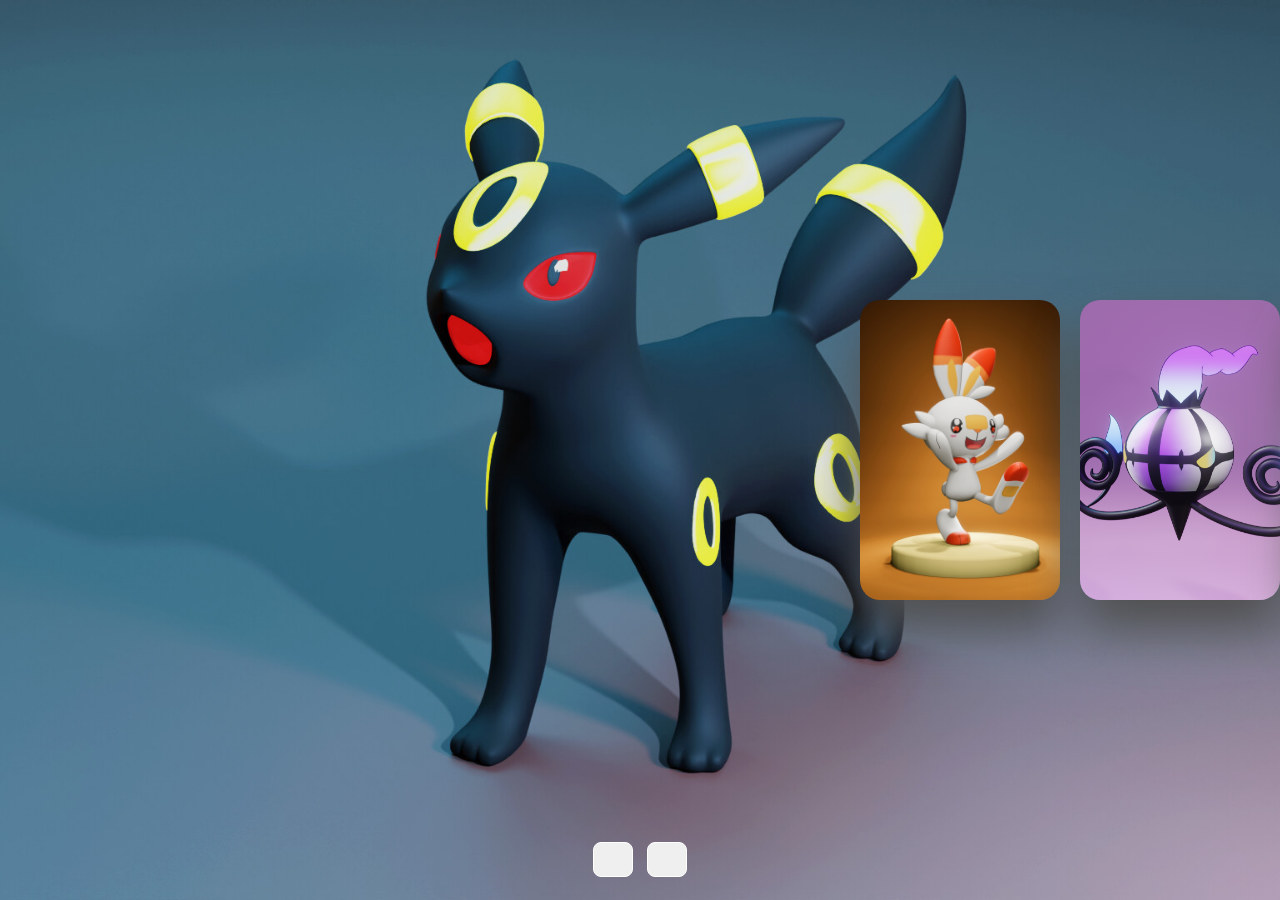
<file: models.html>
<head>
 <link rel="stylesheet" href="CSS/models.css">
</head>
<body>
<link rel="stylesheet" href="https://cdnjs.cloudflare.com/ajax/libs/font-awesome/6.4.0/css/all.min.css" integrity="sha512-iecdLmaskl7CVkqkXNQ/ZH/XLlvWZOJyj7Yy7tcenmpD1ypASozpmT/E0iPtmFIB46ZmdtAc9eNBvH0H/ZpiBw==" crossorigin="anonymous" referrerpolicy="no-referrer" />
    
<div class="container">
    <div class="slide">
        <div class="item" style="background-image: url(assets/pokemon_models/phantump.png);">
            <div class="content">
                <div class="name">Phantump</div>
                <div class="des">Polygonal modeling in Blender</div>
                <button>See More</button>
            </div>
        </div>
        <div class="item" style="background-image: url(assets/pokemon_models/umbreom.jpg);">
            <div class="content">
                <div class="name">Umbreom</div>
                <div class="des">Retopology practice pokemon model by Patrickart.hk</div>
                <button>See More</button>
            </div>
        </div>
        <div class="item" style="background-image: url(assets/pokemon_models/scorbunny.png);">
            <div class="content">
                <div class="name">Scorbunny</div>
                <div class="des">Polygonal modeling, 11,344 tryangles</div>
                <button>See More</button>
            </div>
        </div>
        <div class="item" style="background-image: url(assets/pokemon_models/chandelure.png);">
            <div class="content">
                <div class="name">Chandelure</div>
                <div class="des">Polygonal modeling in Blender</div>
                <button>See More</button>
            </div>
        </div>
        <div class="item" style="background-image: url(assets/pokemon_models/lapras.png);">
            <div class="content">
                <div class="name">Lapras</div>
                <div class="des">Retopology practice</div>
                <button>See More</button>
            </div>
        </div>
        <div class="item" style="background-image: url(assets/pokemon_models/magnemite.jpg);">
            <div class="content">
                <div class="name">Magnemite</div>
                <div class="des">Polygonalmodeling in Blender</div>
                <button>See More</button>
            </div>
        </div>
        <div class="item" style="background-image: url(assets/pokemon_models/rowlet.png);">
            <div class="content">
                <div class="name">Rowlet</div>
                <div class="des">Polygonal modeling in Blender</div>
                <button>See More</button>
            </div>
        </div>
        <div class="item" style="background-image: url(assets/pokemon_models/klink.png);">
            <div class="content">
                <div class="name">Klink Klang</div>
                <div class="des">Polygonal modeling in Blender</div>
                <button>See More</button>
            </div>
        </div>
        <div class="item" style="background-image: url(assets/pokemon_models/victreebel.png);">
            <div class="content">
                <div class="name">Victreebel</div>
                <div class="des">Polygonal modeling in Blender</div>
                <button>See More</button>
            </div>
        </div>
        <div class="item" style="background-image: url(assets/pokemon_models/bellsprout.png);">
            <div class="content">
                <div class="name">bellsprout</div>
                <div class="des">Polygonal modeling in Blender</div>
                <button>See More</button>
            </div>
        </div>
    </div>
    <script src="scripts/scripts.js"></script>
    <div class="navigation_bar">
        <nav class="nav_models">
            <a onclick="home()" class="logo">&#60Rikelmy R&#47&#62</a>
            <div class="mobile-menu">
                <div class="line1"></div>
                <div class="line2"></div>
                <div class="line3"></div>
            </div>
            <ul class="nav_links">
                <li><a href="https://linktr.ee/rikelmyso71" target="_blank">Contact</a></li>
            </ul>
        </nav>
    </div>
    <div class="button">
        <button class="prev"><i class="fa-solid fa-arrow-left"></i></button>
        <button class="next"><i class="fa-solid fa-arrow-right"></i></button>
    </div>
    
 <script src="scripts/slider.js"></script>
</div>
</body>
</file>
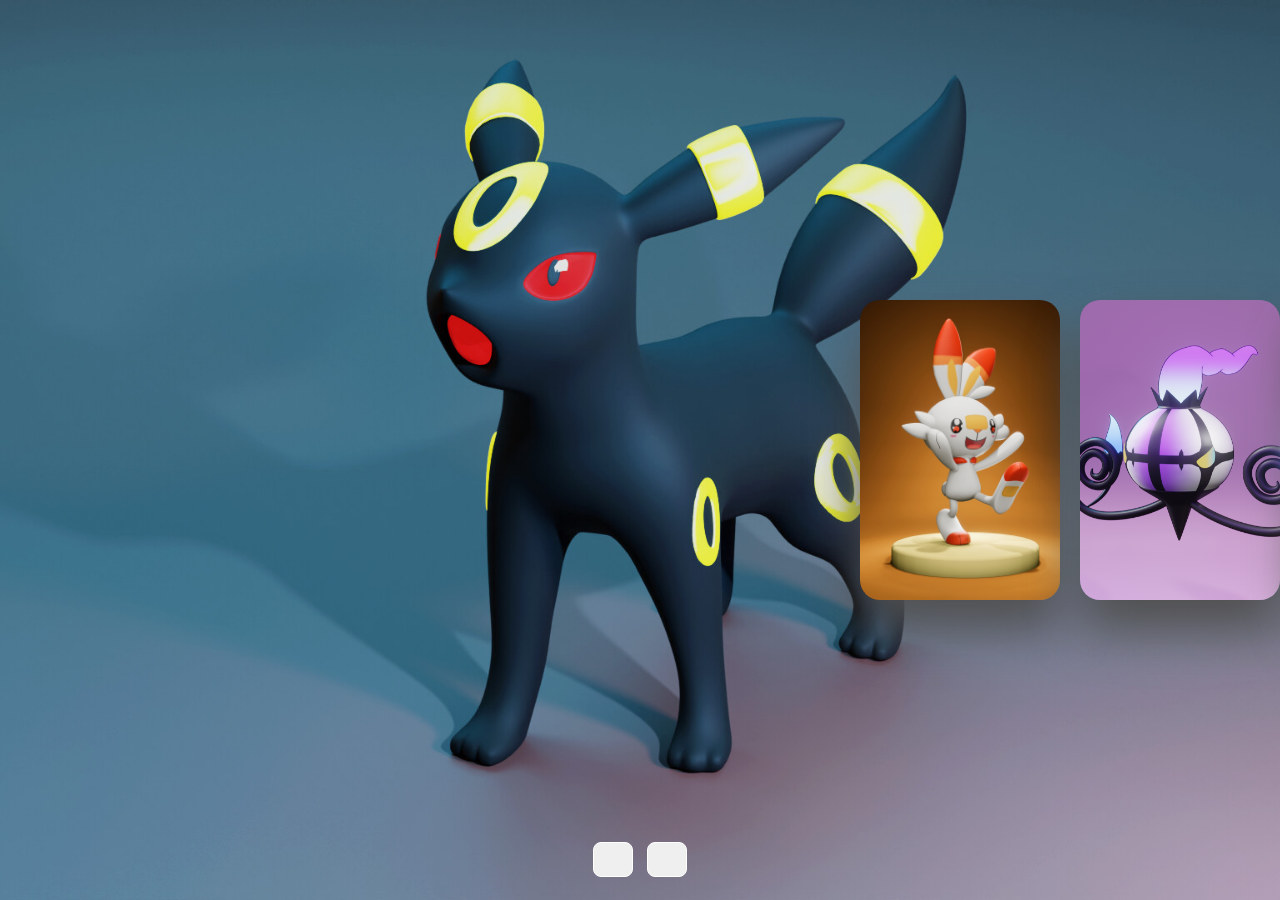
<file: pages/pokemon_models.html>
<head>
    <meta charset="UTF-8" name="viewport" content="width=device-width, initial-scale=1.0">
    <title>Models</title>
    <link rel="stylesheet" href="../CSS/models.css">
</head>

<body>
    <link rel="stylesheet" href="https://cdnjs.cloudflare.com/ajax/libs/font-awesome/6.4.0/css/all.min.css"
        integrity="sha512-iecdLmaskl7CVkqkXNQ/ZH/XLlvWZOJyj7Yy7tcenmpD1ypASozpmT/E0iPtmFIB46ZmdtAc9eNBvH0H/ZpiBw=="
        crossorigin="anonymous" referrerpolicy="no-referrer" />

    <div class="container">
        <div class="slide">
            <div class="item" style="background-image: url(../assets/pokemon_models/phantump.png);">
                <div class="content">
                    <div class="name">Phantump</div>
                    <div class="des">Polygonal modeling in Blender</div>
                    <button>See More</button>
                </div>
            </div>
            <div class="item" style="background-image: url(../assets/pokemon_models/umbreom.jpg);">
                <div class="content">
                    <div class="name">Umbreom</div>
                    <div class="des">Retopology practice pokemon model by Patrickart.hk</div>
                    <button>See More</button>
                </div>
            </div>
            <div class="item" style="background-image: url(../assets/pokemon_models/scorbunny.png);">
                <div class="content">
                    <div class="name">Scorbunny</div>
                    <div class="des">Polygonal modeling, 11,344 tryangles</div>
                    <button>See More</button>
                </div>
            </div>
            <div class="item" style="background-image: url(../assets/pokemon_models/chandelure.png);">
                <div class="content">
                    <div class="name">Chandelure</div>
                    <div class="des">Polygonal modeling in Blender</div>
                    <button>See More</button>
                </div>
            </div>
            <div class="item" style="background-image: url(../assets/pokemon_models/lapras.png);">
                <div class="content">
                    <div class="name">Lapras</div>
                    <div class="des">Retopology practice</div>
                    <button>See More</button>
                </div>
            </div>
            <div class="item" style="background-image: url(../assets/pokemon_models/magnemite.jpg);">
                <div class="content">
                    <div class="name">Magnemite</div>
                    <div class="des">Polygonalmodeling in Blender</div>
                    <button>See More</button>
                </div>
            </div>
            <div class="item" style="background-image: url(../assets/pokemon_models/rowlet.png);">
                <div class="content">
                    <div class="name">Rowlet</div>
                    <div class="des">Polygonal modeling in Blender</div>
                    <button>See More</button>
                </div>
            </div>
            <div class="item" style="background-image: url(../assets/pokemon_models/klink.png);">
                <div class="content">
                    <div class="name">Klink Klang</div>
                    <div class="des">Polygonal modeling in Blender</div>
                    <button>See More</button>
                </div>
            </div>
            <div class="item" style="background-image: url(../assets/pokemon_models/victreebel.png);">
                <div class="content">
                    <div class="name">Victreebel</div>
                    <div class="des">Polygonal modeling in Blender</div>
                    <button>See More</button>
                </div>
            </div>
            <div class="item" style="background-image: url(../assets/pokemon_models/bellsprout.png);">
                <div class="content">
                    <div class="name">bellsprout</div>
                    <div class="des">Polygonal modeling in Blender</div>
                    <button>See More</button>
                </div>
            </div>
        </div>
        <script src="../scripts/scripts.js"></script>
        <div class="navigation_bar">
            <nav class="nav_models">
                <a onclick="home()" class="logo">&#60Rikelmy R&#47&#62</a>
                <div class="mobile-menu">
                    <div class="line1"></div>
                    <div class="line2"></div>
                    <div class="line3"></div>
                </div>
                <ul class="nav_links">
                    <li><a href="https://linktr.ee/rikelmyso71" target="_blank">Contact</a></li>
                </ul>
            </nav>
        </div>
        <div class="button">
            <button class="prev"><i class="fa-solid fa-arrow-left"></i></button>
            <button class="next"><i class="fa-solid fa-arrow-right"></i></button>
        </div>

        <script src="../scripts/slider.js"></script>
    </div>
</body>

</html>
</file>
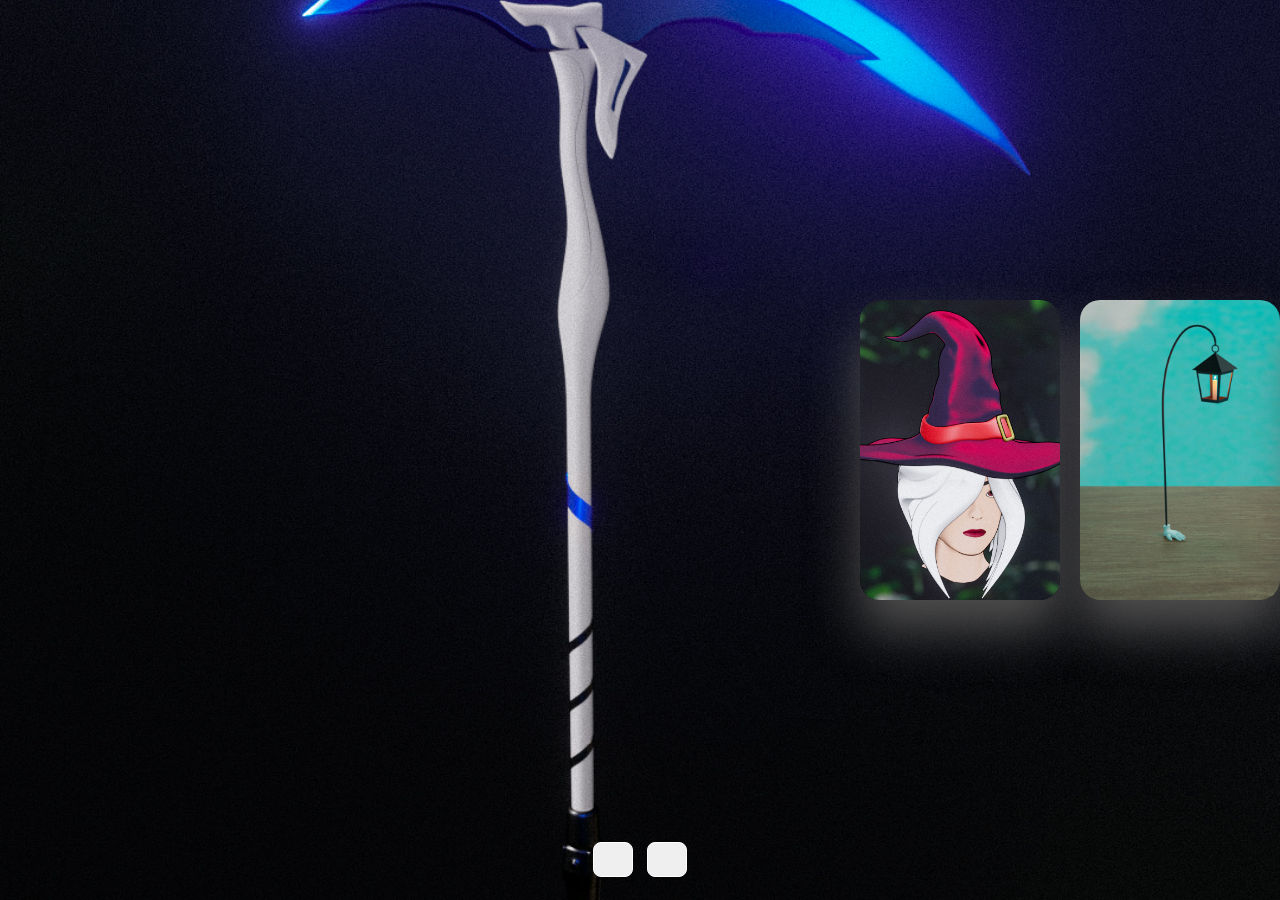
<file: pages/props_models.html>
<head>
    <meta charset="UTF-8" name="viewport" content="width=device-width, initial-scale=1.0">
    <title>Models</title>
    <link rel="stylesheet" href="../CSS/models.css">
</head>

<body>
    <link rel="stylesheet" href="https://cdnjs.cloudflare.com/ajax/libs/font-awesome/6.4.0/css/all.min.css"
        integrity="sha512-iecdLmaskl7CVkqkXNQ/ZH/XLlvWZOJyj7Yy7tcenmpD1ypASozpmT/E0iPtmFIB46ZmdtAc9eNBvH0H/ZpiBw=="
        crossorigin="anonymous" referrerpolicy="no-referrer" />

    <div class="container">
        <div class="slide">
            <div class="item" style="background-image: url(../assets/props_models/elf.png);">
                <div class="content">
                    <div class="name">Phantump</div>
                    <div class="des">Polygonal modeling in Blender</div>
                    <button>See More</button>
                </div>
            </div>
            <div class="item" style="background-image: url(../assets/props_models/foice.jpg);">
                <div class="content">
                    <div class="name">Umbreom</div>
                    <div class="des">Retopology practice pokemon model by Patrickart.hk</div>
                    <button>See More</button>
                </div>
            </div>
            <div class="item" style="background-image: url(../assets/props_models/head.jpg);">
                <div class="content">
                    <div class="name">Scorbunny</div>
                    <div class="des">Polygonal modeling, 11,344 tryangles</div>
                    <button>See More</button>
                </div>
            </div>
            <div class="item" style="background-image: url(../assets/props_models/lamp.jpg);">
                <div class="content">
                    <div class="name">Chandelure</div>
                    <div class="des">Polygonal modeling in Blender</div>
                    <button>See More</button>
                </div>
            </div>
            <div class="item" style="background-image: url(../assets/props_models/magic.jpg);">
                <div class="content">
                    <div class="name">Lapras</div>
                    <div class="des">Retopology practice</div>
                    <button>See More</button>
                </div>
            </div>
            <div class="item" style="background-image: url(../assets/props_models/sniper.png);">
                <div class="content">
                    <div class="name">Magnemite</div>
                    <div class="des">Polygonalmodeling in Blender</div>
                    <button>See More</button>
                </div>
            </div>
            <div class="item" style="background-image: url(../assets/props_models/walle.jpg);">
                <div class="content">
                    <div class="name">Rowlet</div>
                    <div class="des">Polygonal modeling in Blender</div>
                    <button>See More</button>
                </div>
            </div>
            <div class="item" style="background-image: url(../assets/grid/bb8.jpg);">
                <div class="content">
                    <div class="name">Klink Klang</div>
                    <div class="des">Polygonal modeling in Blender</div>
                    <button>See More</button>
                </div>
            </div>
            <div class="item" style="background-image: url(../assets/grid/room.jpg);">
                <div class="content">
                    <div class="name">Victreebel</div>
                    <div class="des">Polygonal modeling in Blender</div>
                    <button>See More</button>
                </div>
            </div>
            <div class="item" style="background-image: url(../assets/grid/weapon.jpg);">
                <div class="content">
                    <div class="name">bellsprout</div>
                    <div class="des">Polygonal modeling in Blender</div>
                    <button>See More</button>
                </div>
            </div>
        </div>
        <script src="../scripts/scripts.js"></script>
        <div class="navigation_bar">
            <nav class="nav_models">
                <a onclick="home()" class="logo">&#60Rikelmy R&#47&#62</a>
                <div class="mobile-menu">
                    <div class="line1"></div>
                    <div class="line2"></div>
                    <div class="line3"></div>
                </div>
                <ul class="nav_links">
                    <li><a href="https://linktr.ee/rikelmyso71" target="_blank">Contact</a></li>
                </ul>
            </nav>
        </div>
        <div class="button">
            <button class="prev"><i class="fa-solid fa-arrow-left"></i></button>
            <button class="next"><i class="fa-solid fa-arrow-right"></i></button>
        </div>

        <script src="../scripts/slider.js"></script>
    </div>
</body>

</html>
</file>
<file: CSS/models.css>
*{
    margin: 0;
    padding: 0;
    box-sizing: border-box;
}

body{
    background: #eaeaea;
    overflow: hidden;
}

.container{
    position: absolute;
    top: 50%;
    left: 50%;
    transform: translate(-50%, -50%);
    width: 100%;
    height: 100%;
}

.container .slide .item{
    width: 200px;
    height: 300px;
    position: absolute;
    top: 50%;
    transform: translate(110%, -50%);
    border-radius: 20px;
    box-shadow: 0 30px 50px #505050;
    background-position: 50% 50%;
    background-size: cover;
    display: inline-block;
    transition: 0.5s;
}

.slide .item:nth-child(1),
.slide .item:nth-child(2){
    top: 0;
    left: 0;
    transform: translate(0, 0);
    border-radius: 0;
    width: 100%;
    height: 100%;
}


.slide .item:nth-child(3){
    left: 50%;
}
.slide .item:nth-child(4){
    left: calc(50% + 220px);
}
.slide .item:nth-child(5){
    left: calc(50% + 440px);
}

/* here n = 0, 1, 2, 3,... */
.slide .item:nth-child(n + 6){
    left: calc(50% + 660px);
    opacity: 0;
}



.item .content{
    position: absolute;
    top: 50%;
    left: 100px;
    width: 300px;
    text-align: left;
    color: #eee;
    transform: translate(0, -50%);
    font-family: system-ui;
    display: none;
}


.slide .item:nth-child(2) .content{
    display: block;
}


.content .name{
    font-size: 40px;
    text-transform: uppercase;
    font-weight: bold;
    opacity: 0;
    animation: animate 1s ease-in-out 1 forwards;
}

.content .des{
    margin-top: 10px;
    margin-bottom: 20px;
    opacity: 0;
    animation: animate 1.5s ease-in-out 0.3s 1 forwards;
}

.content button{
    padding: 10px 20px;
    border: none;
    cursor: pointer;
    opacity: 0;
    animation: animate 1.5s ease-in-out 0.6s 1 forwards;
}

/*Navigation bar*/
.nav_models {
    display: flex;
    justify-content: space-between;
    align-items: center;
    padding: 0px 100px;
    min-height: 8vh;
    position: relative;
    
}

.logo {
    font-family: 'Nunito', sans-serif;
    letter-spacing: 3px;
    color: #fff;
    font-size: 26px;
    cursor: pointer;
    animation: animate 1s ease-in-out 1 forwards;
}

.logo:hover {
    animation: none;
    opacity: 40%;
}


.mobile-menu {
    display: none;
    cursor: text;
}

.mobile-menu div {
    width: 32px;
    height: 2px;
    background: #fff;
    margin: 8px;
    transition: 0.3s;
}

.nav_links li, a {
    color: #fff;
    letter-spacing: 2px;
    font-family: "nunito", sans-serif;
    font-weight: 500;
    font-size: 18px;
    text-decoration: none;
    opacity: 0%;
    animation: animate 1s ease-in-out 1 forwards;
}

.nav_links {
    list-style: none;
}

.nav_links li {
    display: inline-block;
    padding: 0px 20px;
}

.nav_links li a {
    transition: all 0.3s ease 0s;
}

.nav_links li a:hover {
    animation: none;
    opacity: 40%;
}

.button{
    width: 100%;
    text-align: center;
    position: absolute;
    bottom: 20px;
}

.button button{
    width: 40px;
    height: 35px;
    border-radius: 8px;
    border: none;
    cursor: pointer;
    margin: 0 5px;
    border: 1px solid #fff;
    transition: 0.3s;
}

.button button:hover{
    color: #000;
}

@keyframes animate {
    from{
        opacity: 0;
        transform: translate(0, 100px);
        filter: blur(33px);
    }

    to{
        opacity: 1;
        transform: translate(0);
        filter: blur(0);
    }
}

@media screen and (max-width: 999px) {
    * {
        padding: 0;
        margin: 0;
        box-sizing: border-box;
      }
      .nav_models {
        display: flex;
        justify-content: space-between;
        align-items: center;
        padding: 0 10% 0 10%;
    }
    .item .content {
        left: 10%;
    }
}

@media screen and (max-width: 700px) {
    * {
        padding: 0;
        margin: 0;
        box-sizing: border-box;
      }
      body{
        background: #fff;
        overflow: hidden;
    }
      .container{
        position: absolute;
        transform: translate(-50%, -50%);
        width: 100%;
        height: 100%;
    }
    .nav_models {
        display: flex;
        justify-content: space-between;
        align-items: center;
        padding: 0 10% 0 10%;
    }
    .item .content {
        left: 10%;
    }
    .nav_links {
        display: none;
    }
    .mobile-menu {
        display: block;
    }
}
</file>
